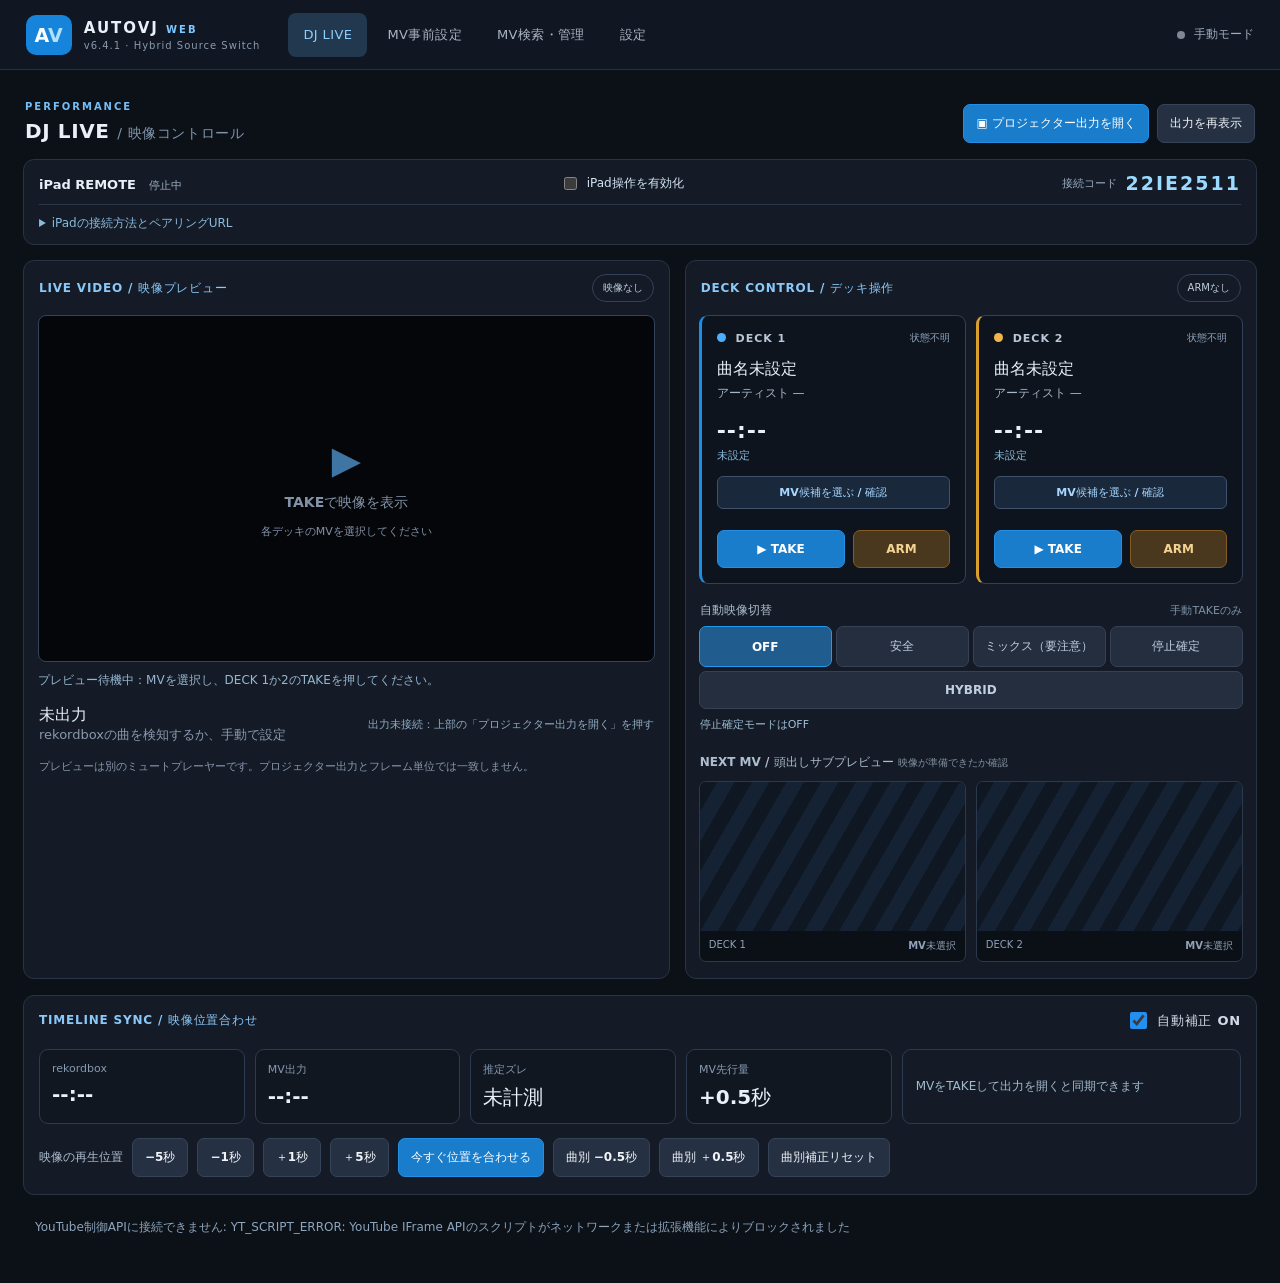
<file: index.html>
<!doctype html>
<html lang="ja"><head><meta charset="utf-8"><meta name="viewport" content="width=device-width,initial-scale=1"><meta name="color-scheme" content="dark"><title>AutoVJ Web v6.4.1 | Hybrid Local / YouTube</title><link rel="stylesheet" href="/assets/styles.css"></head>
<body>
<header class="topbar"><div class="logo"><div class="logo-mark">A<span>V</span></div><div><strong>AUTOVJ <small>WEB</small></strong><span class="version">v6.4.1 · Hybrid Source Switch</span></div></div><nav class="tabs" aria-label="メインメニュー"><button class="tab active" data-tab="live">DJ LIVE</button><button class="tab" data-tab="prep">MV事前設定</button><button class="tab" data-tab="search">MV検索・管理</button><button class="tab" data-tab="settings">設定</button></nav><div class="top-status"><span class="dot" id="bridge-dot"></span><span id="bridge-status">手動モード</span></div></header>
<main>
<section id="tab-live" class="tab-page active">
 <div class="section-heading"><div><span class="eyebrow">PERFORMANCE</span><h1>DJ LIVE <span class="thin">/ 映像コントロール</span></h1></div><div class="heading-actions"><button id="open-output" class="btn blue">▣ プロジェクター出力を開く</button><button id="fullscreen-output" class="btn ghost">出力を再表示</button></div></div>
 <section class="panel remote-panel" aria-label="iPadリモート接続">
  <div class="remote-panel-main"><div><strong>iPad REMOTE</strong><span id="remote-status" class="remote-state">停止中</span></div>
  <label class="remote-toggle"><input id="remote-enable" type="checkbox"> iPad操作を有効化</label>
  <div class="remote-code"><span>接続コード</span><strong id="remote-session">--------</strong></div></div>
  <details><summary>iPadの接続方法とペアリングURL</summary><p class="muted small">iPadのSafariで以下のURLを開き、Vercelの連携アクセストークンを入力してください。トークンはURLに含まれません。</p><div class="row-gap"><input id="remote-link" aria-label="iPad接続URL" readonly><button id="remote-copy" class="btn ghost">URLをコピー</button><button id="remote-open" class="btn ghost">接続画面を表示</button><button id="remote-regenerate" class="btn danger">コード変更</button></div><p class="muted tiny">Mac側では、このDJ LIVE画面とプロジェクター用の出力ウィンドウを開いたままにしてください。Redis環境変数が必要です。映像はiPadへ転送しません。</p></details>
</section>
<div class="live-layout">
  <section class="panel viewer-panel"><div class="panel-title"><span>LIVE VIDEO / 映像プレビュー</span><span class="chip" id="preview-chip">映像なし</span></div>
   <div class="player-frame"><div id="main-player" class="video-player"></div><video id="main-local-player" class="video-player local-preview" muted playsinline loop></video><canvas id="main-generative" class="gen-canvas"></canvas><div id="player-empty" class="empty-video"><div class="big-play">▶</div><strong>TAKEで映像を表示</strong><small>各デッキのMVを選択してください</small></div></div>
   <p id="preview-diagnostic" class="preview-diagnostic" role="status" aria-live="polite">映像プレーヤーを準備中</p>
   <div class="now-row"><div class="now-copy"><div id="now-title" class="now-title">未出力</div><div id="now-artist" class="muted">rekordboxの曲を検知するか、手動で設定</div></div><div class="source-label" id="output-status">出力ウィンドウ未接続</div></div>
   <div class="minor-note">プレビューは別のミュートプレーヤーです。プロジェクター出力とフレーム単位では一致しません。</div>
  </section>
  <section class="panel control-panel"><div class="panel-title"><span>DECK CONTROL / デッキ操作</span><span class="chip" id="arm-pill">ARMなし</span></div>
   <div class="deck-grid"><article class="deck blue-deck" id="deck-left"><div class="deck-top"><span class="deck-number"><i class="light blue-dot"></i> DECK 1</span><span class="small-status" id="state-left">未検出</span></div><div class="track-name" id="title-left">曲名未設定</div><div class="track-artist" id="artist-left">アーティスト —</div><div class="clock" id="elapsed-left">--:--</div><div class="mv-state" id="mv-left">MV 未設定</div><button class="mv-select-btn" data-choose="left">MV候補を選ぶ / 確認</button><div class="deck-actions"><button class="btn blue" data-take="left">▶ TAKE</button><button class="btn amber" data-arm="left">ARM</button></div></article>
   <article class="deck amber-deck" id="deck-right"><div class="deck-top"><span class="deck-number"><i class="light amber-dot"></i> DECK 2</span><span class="small-status" id="state-right">未検出</span></div><div class="track-name" id="title-right">曲名未設定</div><div class="track-artist" id="artist-right">アーティスト —</div><div class="clock" id="elapsed-right">--:--</div><div class="mv-state" id="mv-right">MV 未設定</div><button class="mv-select-btn" data-choose="right">MV候補を選ぶ / 確認</button><div class="deck-actions"><button class="btn blue" data-take="right">▶ TAKE</button><button class="btn amber" data-arm="right">ARM</button></div></article></div>
   <div class="row-justify mode-head"><label>自動映像切替</label><span id="mode-explain">手動TAKEのみ</span></div><div class="segmented"><button class="choice active" data-mode="off">OFF</button><button class="choice" data-mode="safe">安全</button><button class="choice" data-mode="mix">ミックス（要注意）</button><button class="choice" data-mode="stop">停止確定</button><button class="choice" data-mode="hybrid">HYBRID</button></div><p id="stop-switch-status" class="stop-switch-status" role="status">停止確定モードはOFF</p>
   <div class="cue-label">NEXT MV / 頭出しサブプレビュー <span class="subdued">映像が準備できたか確認</span></div><div class="cue-grid"><div class="mini-player-wrap"><div class="mini-player" id="cue-left"></div><video class="mini-player local-mini" id="cue-local-left" controls muted playsinline preload="metadata"></video><span>DECK 1 <b id="cue-label-left">未設定</b></span></div><div class="mini-player-wrap"><div class="mini-player" id="cue-right"></div><video class="mini-player local-mini" id="cue-local-right" controls muted playsinline preload="metadata"></video><span>DECK 2 <b id="cue-label-right">未設定</b></span></div></div>
  </section>
 </div>
 <section class="panel sync-panel"><div class="panel-title"><span>TIMELINE SYNC / 映像位置合わせ</span><label class="switch-line"><input type="checkbox" id="auto-sync" checked> 自動補正 ON</label></div><div class="sync-main"><div class="metric"><label>rekordbox</label><strong id="dj-time">--:--</strong></div><div class="metric"><label>MV出力</label><strong id="mv-time">--:--</strong></div><div class="metric"><label>推定ズレ</label><strong id="drift-value">未計測</strong></div><div class="metric"><label>MV先行量</label><strong id="lead-value">+0.5秒</strong></div><div class="metric-status" id="sync-status">MVをTAKEして出力を開くと同期できます</div></div>
 <div class="row-gap seek-row"><span class="small-label">映像の再生位置</span><button class="btn ghost" data-seek="-5">−5秒</button><button class="btn ghost" data-seek="-1">−1秒</button><button class="btn ghost" data-seek="1">＋1秒</button><button class="btn ghost" data-seek="5">＋5秒</button><button id="sync-now" class="btn blue">今すぐ位置を合わせる</button><button data-offset="-0.5" class="btn ghost">曲別 −0.5秒</button><button data-offset="0.5" class="btn ghost">曲別 ＋0.5秒</button><button id="reset-manual-offset" class="btn ghost">曲別補正リセット</button></div></section>
 <p class="footer-hint" id="toast" role="status" aria-live="polite">Web版 v6.2 / クラウド連携が未設定でも手動TAKE・YouTube再生は利用できます。</p>
</section>
<section id="tab-prep" class="tab-page">
 <div class="section-heading"><div><span class="eyebrow">PREPARE BEFORE THE SHOW</span><h1>MV事前設定 <span class="thin">/ セットリストからまとめて準備</span></h1></div></div>
 <section class="panel padded prep-intro"><strong>rekordboxのプレイリストをTXTで書き出す（または曲名・アーティスト列をCSVで用意） → 読み込む → MVを登録</strong><p class="muted small">保存済みMVはMacのDJ LIVEでrekordboxの楽曲名・アーティスト名と一致したときに自動採用されます。検索・保存にTAKEは不要です。現在のMV選択履歴はそのまま利用します。</p>
 <div class="row-gap prep-toolbar"><label class="btn blue prep-upload">＋ CSV / TSV / JSONを取り込む<input type="file" id="prep-import" accept=".csv,.tsv,.txt,.json,text/csv,application/json" hidden></label><button class="btn ghost" id="prep-export">設定済みリストをCSVで書き出す</button><button class="btn ghost" id="prep-add">＋ 曲を追加</button><button class="btn danger" id="prep-clear">リストのみ消去</button></div><p class="muted small" id="prep-message" role="status">rekordboxのテキスト書き出し（TXT）や、Track Title / Artist 列のCSV・TSVに対応。Shift_JISも読み込めます。</p></section>
 <div class="prep-stats"><div class="metric"><label>登録曲数</label><strong id="prep-total">0</strong></div><div class="metric"><label>MV選択済み</label><strong id="prep-ready">0</strong></div><div class="metric"><label>未設定</label><strong id="prep-empty">0</strong></div></div>
 <div class="prep-layout">
  <section class="panel padded"><div class="panel-title">楽曲リスト <span class="chip" id="prep-count">0曲</span></div><div class="row-gap prep-filters"><input id="prep-filter" placeholder="曲名・アーティスト名で絞り込み" aria-label="曲を絞り込み"><select id="prep-state" aria-label="MV設定状況"><option value="all">すべて</option><option value="unset">MV未設定</option><option value="set">MV設定済み</option></select></div><div class="prep-list" id="prep-list" role="listbox" aria-label="楽曲一覧"><p class="muted">TXT・CSV・TSVを読み込むと楽曲が一覧表示されます。</p></div><div class="row-gap prep-pager"><button id="prep-prev" class="btn ghost">前へ</button><span class="muted small" id="prep-page">0件</span><button id="prep-next" class="btn ghost">次へ</button></div></section>
  <section class="panel padded prep-detail"><div class="panel-title">選択曲のMVを設定</div><div id="prep-empty-detail" class="muted">左の楽曲リストから1曲を選んでください。</div><div id="prep-editor" hidden><div class="prep-selected-title" id="prep-selected-title"></div><p class="muted small" id="prep-selected-artist"></p><div class="prep-saved" id="prep-current-mv">MV未設定</div><div class="row-gap"><button id="prep-find" class="btn blue">YouTubeでMV候補を検索</button><button id="prep-remove-mv" class="btn danger">MV設定を解除</button></div><label class="field">YouTube動画URL / ID（検索せず指定）<input id="prep-url" placeholder="https://www.youtube.com/watch?v=..."></label><button class="btn ghost" id="prep-assign-url">このMVを保存</button>
<div class="local-prep-upload"><strong>ローカル映像（使用許諾済みのみ）</strong><p class="local-prep-help">MacでMP4 / WebM / MOVを選択。ブラウザのローカル保存領域に登録し、YouTubeと切り替えて利用できます。サーバーには送信しません。Chrome推奨。</p><label class="field">この曲にローカル動画を割り当てる<input id="prep-local-file" type="file" accept="video/mp4,video/webm,video/quicktime,.mp4,.m4v,.mov,.webm"></label><p id="prep-local-status" class="local-prep-help">登録した動画は同じMac・ブラウザ・Vercel URLで利用できます。</p></div><details class="prep-advanced"><summary>MVの開始オフセット（任意）</summary><label class="field">DJ音源の0秒に対応するMV位置（秒）<input type="number" min="-600" max="600" step="0.1" id="prep-offset" value="0"></label><button class="btn ghost" id="prep-save-offset">曲別オフセットを保存</button><p class="muted small">MV冒頭が3秒長い場合は +3 を設定。共通の「MV先行＋0.5秒」は別途加算されます。</p></details><div class="prep-results" id="prep-results"><p class="muted small">候補検索は選択した曲だけ実行します（YouTube APIの利用量節約）。</p></div></div></section>
 </div><p class="footer-hint">YouTubeの紐付けはCSVで移行できます。ローカル動画の実体はMacのブラウザIndexedDBに保存され、CSVには含まれません。ブラウザデータ削除・URL変更・他端末への移行時は再登録が必要です。</p>
</section>
<section id="tab-search" class="tab-page"><div class="section-heading"><div><span class="eyebrow">MEDIA LIBRARY</span><h1>MV検索・管理</h1></div></div><div class="two-col"><section class="panel padded"><div class="panel-title">楽曲を指定</div><label class="field">対象デッキ<select id="search-deck"><option value="left">DECK 1</option><option value="right">DECK 2</option></select></label><label class="field">曲名<input id="search-title" placeholder="例：モニタリング"></label><label class="field">アーティスト名<input id="search-artist" placeholder="例：DECO*27"></label><div class="row-gap"><button class="btn blue" id="search-button">公式MV候補を検索</button><button class="btn ghost" id="apply-track">デッキの曲情報を更新</button></div><p class="muted small">公式MV判定は推定です。検索結果を確認して選択してください。</p><hr><label class="field">YouTube動画URL / ID（APIキー不要）<input id="manual-url" placeholder="https://www.youtube.com/watch?v=..."></label><button class="btn ghost" id="apply-manual-video">このMVを採用</button></section><section class="panel padded"><div class="panel-title">検索結果 <span id="search-count" class="chip">0件</span></div><div id="results" class="results"><p class="muted">左側から曲を検索すると、候補が表示されます。</p></div></section></div></section>
<section id="tab-settings" class="tab-page"><div class="section-heading"><div><span class="eyebrow">PREFERENCES</span><h1>設定 <span class="thin">/ 詳細を折りたたみ</span></h1></div></div>
 <div class="settings-grid"><section class="panel padded"><div class="panel-title">基本設定</div><label class="field">MV先行補正（秒）<input id="setting-lead" type="number" min="-5" max="5" step="0.1" value="0.5"></label><label class="field">ローカル映像のクロスフェード（0.5〜1.0秒）<input id="setting-local-fade" type="number" min="0.5" max="1.0" step="0.05" value="0.75"></label><label class="field">同期しきい値（秒）<input id="setting-tolerance" type="number" min="0.2" max="5" step="0.1" value="0.8"></label><label class="switch-line"><input id="setting-overlay" type="checkbox" checked> 曲名・アーティスト名を出力上部に表示</label><label class="switch-line"><input id="setting-autosearch" type="checkbox" checked> ロード時にMV候補を自動検索（検索回数に制限あり）</label><label class="switch-line"><input id="setting-autoadopt" type="checkbox"> 高スコアの検索結果を自動採用</label><button class="btn blue" id="save-settings">設定を保存</button></section>
 <section class="panel padded"><div class="panel-title">クラウド連携（任意）</div><p class="muted small">Macのrekordbox監視プログラムと連携すると、曲情報・経過時間が自動更新されます。VercelとRedisの環境設定が必要です。</p><label class="field">連携アクセストークン<input id="setting-token" type="password" placeholder="VercelのAUTOVJ_ACCESS_TOKEN"></label><label class="switch-line"><input id="setting-bridge" type="checkbox"> Macブリッジの監視を有効化</label><div class="row-gap"><button class="btn ghost" id="test-bridge">接続テスト</button><span id="bridge-detail" class="muted small">未接続</span></div><p class="muted tiny">トークンはこのブラウザにのみ保存されます。共有端末には保存しないでください。</p></section>
 <section class="panel padded"><div class="panel-title">手動で動作確認</div><p class="muted small">Mac連携がまだない場合、曲を入力してWeb画面のMV切り替えを試せます。</p><label class="field">DECK 1 経過時間（秒）<input type="number" id="manual-left-clock" min="0" step="0.1" value="0"></label><label class="switch-line"><input id="manual-left-play" type="checkbox"> DECK 1 再生中（模擬）</label><label class="field">DECK 2 経過時間（秒）<input type="number" id="manual-right-clock" min="0" step="0.1" value="0"></label><label class="switch-line"><input id="manual-right-play" type="checkbox"> DECK 2 再生中（模擬）</label><button class="btn ghost" id="apply-manual-clock">模擬再生を適用</button></section>
 <section class="panel padded"><div class="panel-title">以前のv5.9からデータ移行</div><p class="muted small">Macの <code>~/Documents/DJ/AutoVJ_Data/</code> 内の <code>mv_cache.json</code> と <code>sync_offsets.json</code> を読み込めます。APIキーは読み込みません。</p><label class="field">MV対応履歴（mv_cache.json）<input type="file" id="import-cache" accept=".json,application/json"></label><label class="field">同期オフセット（sync_offsets.json）<input type="file" id="import-offsets" accept=".json,application/json"></label><div class="row-gap"><button class="btn ghost" id="export-data">Web版の設定をバックアップ</button><button class="btn danger" id="clear-data">保存済みデータを消去</button></div></section></div>
</section>
</main><script type="module" src="/assets/app.js"></script></body></html>
</file>
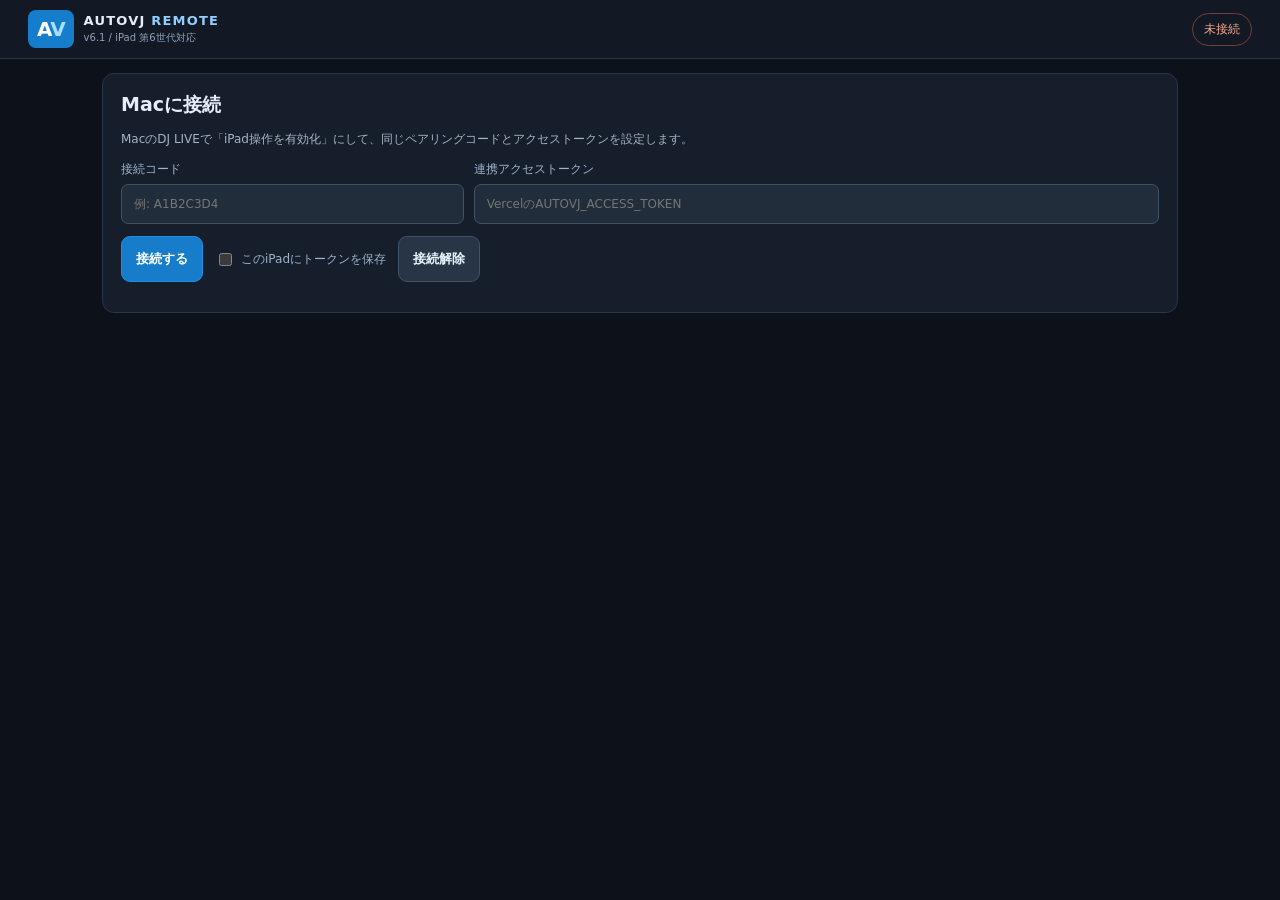
<file: controller.html>
<!doctype html>
<html lang="ja"><head><meta charset="utf-8"><meta name="viewport" content="width=device-width, initial-scale=1, viewport-fit=cover"><meta name="color-scheme" content="dark"><title>AutoVJ · iPad Controller</title><link rel="stylesheet" href="/assets/controller.css"></head>
<body><header class="header"><div class="brand"><span class="brand-logo">A<span>V</span></span><div><strong>AUTOVJ <em>REMOTE</em></strong><small>v6.1 / iPad 第6世代対応</small></div></div><span id="connection" class="status disconnected" role="status">未接続</span></header>
<main>
<section id="pair-panel" class="pair panel"><h1>Macに接続</h1><p class="hint">MacのDJ LIVEで「iPad操作を有効化」にして、同じペアリングコードとアクセストークンを設定します。</p>
<div class="pair-fields"><label>接続コード<input id="session" autocomplete="off" autocapitalize="characters" maxlength="12" placeholder="例: A1B2C3D4"></label><label>連携アクセストークン<input id="token" type="password" autocomplete="off" placeholder="VercelのAUTOVJ_ACCESS_TOKEN"></label></div>
<div class="pair-actions"><button id="connect" class="btn primary">接続する</button><label class="remember"><input type="checkbox" id="remember">このiPadにトークンを保存</label><button id="disconnect" class="btn">接続解除</button></div><p id="pair-status" class="hint" role="status"></p></section>
<section id="live" class="hidden"><div class="live-head"><div><span class="eyebrow">PERFORMANCE / REMOTE</span><h1>DJ LIVE</h1></div><div class="live-pill" id="live-name">出力待機中</div></div>
<div class="output panel"><div class="output-head"><span>ON AIR / Macの上映状態</span><span id="output-state">出力待機中</span></div><div class="on-air-row"><div class="on-air-cover" id="onair-cover"><span>NO VIDEO</span></div><div class="on-air-copy"><strong id="onair-title">未出力</strong><p id="onair-artist">—</p><p class="clock-row"><span id="dj-clock">DJ --:--</span><span id="mv-clock">MV --:--</span></p></div></div></div>
<div class="decks"><article id="left-card" class="deck panel left"><div class="deck-head"><b>DECK 1</b><span id="left-playing">状態不明</span></div><img id="left-thumb" class="thumb" alt="デッキ1のMVサムネイル"><p class="placeholder" id="left-placeholder">MV未準備</p><h2 id="left-title">曲名未設定</h2><p id="left-artist" class="artist">—</p><div class="deck-meta"><span id="left-clock">--:--</span><span id="left-mv">MV未設定</span></div><div class="deck-actions"><button data-take="left" class="btn primary">▶ TAKE 1</button><button data-arm="left" class="btn amber">ARM</button></div><button class="btn outline preview-btn" data-preview="left">MVを確認</button></article>
<article id="right-card" class="deck panel right"><div class="deck-head"><b>DECK 2</b><span id="right-playing">状態不明</span></div><img id="right-thumb" class="thumb" alt="デッキ2のMVサムネイル"><p class="placeholder" id="right-placeholder">MV未準備</p><h2 id="right-title">曲名未設定</h2><p id="right-artist" class="artist">—</p><div class="deck-meta"><span id="right-clock">--:--</span><span id="right-mv">MV未設定</span></div><div class="deck-actions"><button data-take="right" class="btn primary">▶ TAKE 2</button><button data-arm="right" class="btn amber">ARM</button></div><button class="btn outline preview-btn" data-preview="right">MVを確認</button></article></div>
<section class="panel control"><div class="panel-title">TIMELINE SYNC / 映像補正</div><div class="controls"><button class="btn" data-seek="-5">−5秒</button><button class="btn" data-seek="-1">−1秒</button><button class="btn" data-seek="1">＋1秒</button><button class="btn" data-seek="5">＋5秒</button></div><div class="controls secondary"><button id="sync-now" class="btn primary">今すぐ同期</button><button data-offset="-0.5" class="btn">曲別 −0.5秒</button><button data-offset="0.5" class="btn">曲別 ＋0.5秒</button></div><div class="row-setting"><span>自動補正</span><button id="auto-sync" class="btn" aria-pressed="false">OFF</button><span>自動TAKE</span><select id="mode"><option value="off">OFF（推奨）</option><option value="safe">安全</option><option value="mix">ミックス</option><option value="stop">停止確定（MIX中は保持）</option><option value="hybrid">HYBRID（ローカルクロスフェード）</option></select></div><div class="row-setting"><span>MV先行量</span><select id="lead"><option value="0">0.0秒</option><option value="0.5">+0.5秒</option><option value="1">+1.0秒</option><option value="1.5">+1.5秒</option><option value="2">+2.0秒</option></select><button id="clear-arm" class="btn">ARM解除</button></div></section>
<details class="panel media-search"><summary>MV候補を検索・選択</summary><div class="search-body"><label>デッキ<select id="search-side"><option value="left">DECK 1</option><option value="right">DECK 2</option></select></label><label>曲名<input id="search-title" placeholder="曲名"></label><label>アーティスト<input id="search-artist" placeholder="アーティスト名"></label><button id="search" class="btn primary">Mac側でMV検索</button><div id="candidates" class="candidates"></div><p class="hint">候補の選択と動画の送出はMac側で実行します。実際の動画を確認したいときだけ「MVを確認」を開いてください。</p></div></details>
<aside class="notice"><span id="result" role="status" aria-live="polite">Macの操作画面と出力画面は開いたままにしてください。</span><span id="last-seen">—</span></aside></section>
</main><dialog id="preview-dialog"><div class="dialog-head"><strong id="preview-title">MVを確認</strong><button id="preview-close" class="btn">閉じる</button></div><div id="preview-frame"></div><p class="hint">このプレビューはiPadで独立再生する動画です。Macの上映映像と時間は同期しません。</p></dialog>
<script type="module" src="/assets/controller.js"></script></body></html>
</file>
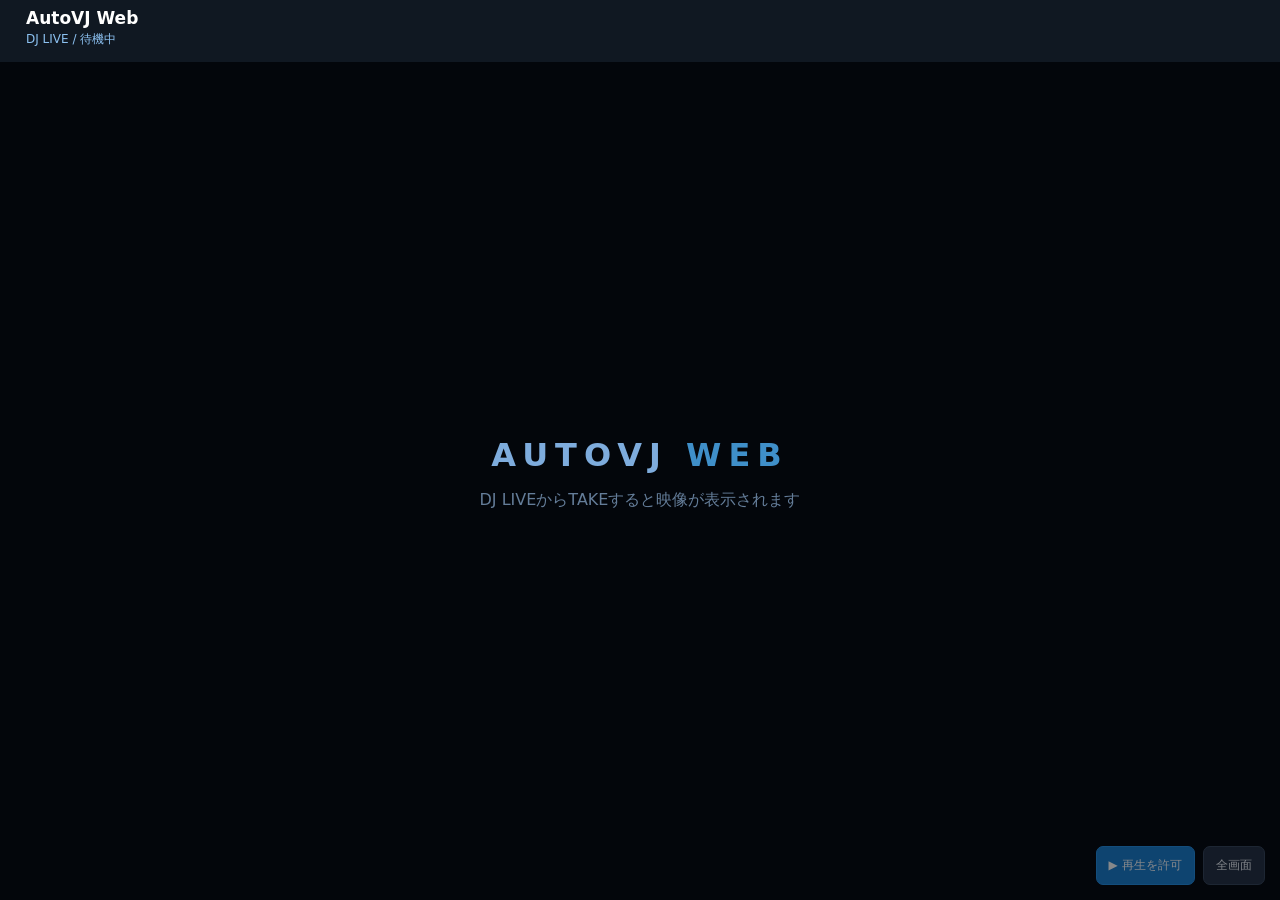
<file: output.html>
<!doctype html><html lang="ja"><head><meta charset="utf-8"><meta name="viewport" content="width=device-width,initial-scale=1"><meta name="color-scheme" content="dark"><title>AutoVJ Web — PROJECTOR OUTPUT</title><link rel="stylesheet" href="/assets/styles.css"></head><body class="output-page"><div id="output-overlay" class="output-overlay"><strong id="output-title">AutoVJ Web</strong><span id="output-artist">DJ LIVE / 待機中</span></div><div id="output-player" class="output-player"></div><div id="output-local-stage" class="output-local-stage"><video id="local-left" class="output-local-video" playsinline muted preload="auto"></video><video id="local-right" class="output-local-video" playsinline muted preload="auto"></video></div><canvas id="output-generative" class="output-generative"></canvas><div id="output-idle" class="output-idle"><div class="idle-logo">AUTOVJ <span>WEB</span></div><p>DJ LIVEからTAKEすると映像が表示されます</p></div><div id="output-diagnostic" class="output-diagnostic" role="status" aria-live="polite" hidden><strong id="output-issue-title"></strong><p id="output-issue-detail"></p><div class="output-diagnostic-actions"><button id="retry-youtube" class="btn blue">YouTube接続を再試行</button><a id="output-yt-link" target="_blank" rel="noopener noreferrer" href="https://www.youtube.com/" hidden>YouTubeで動画を確認</a></div></div><div class="output-menu"><button id="activate" class="btn blue">▶ 再生を許可</button><button id="go-fullscreen" class="btn ghost">全画面</button></div><script type="module" src="/assets/output.js"></script></body></html>
</file>
<file: assets/styles.css>
:root{font-family:Inter,-apple-system,BlinkMacSystemFont,"Hiragino Kaku Gothic ProN","Noto Sans JP",system-ui,sans-serif;color:#eaf0f8;background:#0c1017;font-synthesis:none;--line:#293343;--panel:#141b26;--inside:#0e141d;--blue:#2289dd;--amber:#c58b29;--muted:#8998ad}*{box-sizing:border-box}body{margin:0;min-width:320px}button,input,select{font:inherit}button{cursor:pointer}button:disabled{opacity:.5;cursor:not-allowed}.topbar{min-height:70px;padding:10px clamp(14px,2vw,32px);display:flex;align-items:center;gap:28px;background:#111722;border-bottom:1px solid #263244;position:sticky;top:0;z-index:50}.logo{display:flex;align-items:center;gap:12px;min-width:215px}.logo-mark{font-size:19px;font-weight:900;background:#1684da;color:white;border-radius:10px;padding:9px}.logo-mark span{color:#ade1ff}.logo strong{font-size:15px;letter-spacing:2px;display:block}.logo small{font-size:10px;color:#7bc7ff}.version{font-size:10px;color:#899aaf;display:block;letter-spacing:1px;margin-top:3px}.tabs{display:flex;gap:5px;flex:1}.tab{border:0;background:transparent;color:#a9b3c1;font-size:13px;letter-spacing:.4px;padding:13px 15px;border-radius:8px}.tab.active,.tab:hover{background:#22384f;color:#8dceff}.top-status{display:flex;align-items:center;gap:9px;color:#9eacbf;font-size:12px}.dot{height:8px;width:8px;border-radius:100%;background:#7f8794}.dot.ok{background:#3ed89f}.dot.error{background:#ec8a63}main{max-width:1700px;margin:auto;padding:clamp(12px,1.8vw,28px)}.tab-page{display:none}.tab-page.active{display:block}.section-heading{display:flex;align-items:end;justify-content:space-between;gap:12px;margin:2px 2px 16px}.eyebrow{font-size:10px;letter-spacing:2px;color:#74bdf5;font-weight:800}.section-heading h1{font-size:20px;margin:5px 0 0;letter-spacing:.6px}.thin{font-weight:400;color:#7f95ac;font-size:14px}.heading-actions{display:flex;gap:8px}.panel{background:var(--panel);border:1px solid var(--line);border-radius:11px;min-width:0}.padded{padding:20px}.panel-title{padding:13px 15px;font-size:12px;font-weight:800;letter-spacing:.8px;color:#8bc8f8;display:flex;align-items:center;justify-content:space-between}.chip{font-size:10px;letter-spacing:0;color:#c1cede;font-weight:500;border:1px solid #334259;padding:6px 10px;border-radius:100px}.live-layout{display:grid;grid-template-columns:1.13fr 1fr;gap:15px}.viewer-panel{overflow:hidden}.control-panel{overflow:hidden;padding-bottom:16px}.player-frame{position:relative;background:#050609;aspect-ratio:16/9;margin:0 14px;border:1px solid #34435b;border-radius:8px;overflow:hidden}.video-player,.gen-canvas{position:absolute;inset:0;width:100%;height:100%;display:none}.video-player.visible,.gen-canvas.visible{display:block}.empty-video{position:absolute;inset:0;display:flex;flex-direction:column;align-items:center;justify-content:center;gap:12px;color:#8292a8}.empty-video strong{font-size:14px}.empty-video small{font-size:11px}.big-play{font-size:38px;color:#3f75a2}.now-row{display:flex;align-items:center;justify-content:space-between;gap:16px;padding:15px}.now-title{font-size:16px;font-weight:800}.muted,.minor-note{color:var(--muted)}.muted{font-size:13px}.minor-note{font-size:11px;padding:0 15px 18px}.source-label{font-size:11px;color:#90acc3;text-align:right}.deck-grid{display:grid;grid-template-columns:1fr 1fr;gap:10px;padding:0 13px}.deck{border:1px solid #324059;border-radius:9px;background:var(--inside);padding:15px;min-width:0}.blue-deck{border-left:3px solid #198fea}.amber-deck{border-left:3px solid #da9f2d}.deck-top,.row-justify{display:flex;align-items:center;justify-content:space-between;gap:10px}.deck-number{font-size:11px;letter-spacing:1px;color:#b9c7d8;font-weight:800}.light{display:inline-block;width:9px;height:9px;border-radius:50%;margin-right:5px}.blue-dot{background:#4baffb}.amber-dot{background:#f3b54b}.small-status{font-size:10px;color:#8da2ba}.track-name{font-weight:800;font-size:16px;margin:14px 0 5px;white-space:nowrap;overflow:hidden;text-overflow:ellipsis}.track-artist{height:19px;font-size:12px;color:#a7b7c9;white-space:nowrap;overflow:hidden;text-overflow:ellipsis}.clock{font-size:22px;letter-spacing:1px;font-weight:800;font-variant-numeric:tabular-nums;margin:14px 0 5px}.mv-state{font-size:11px;color:#89bbdf;min-height:28px;line-height:1.5}.deck-actions{display:grid;grid-template-columns:1fr .75fr;gap:8px;margin-top:12px}.btn{border:1px solid #364459;border-radius:7px;padding:10px 12px;font-size:12px;font-weight:700;background:#253042;color:#f1f5fa;min-height:38px}.btn:hover{filter:brightness(1.15)}.btn.blue{background:#197dcc;border-color:#238ee4;color:white}.btn.amber{background:#49371e;border-color:#875c24;color:#f4d392}.btn.ghost{background:#253042}.btn.danger{background:#42222a;border-color:#a95155}.mode-head{margin:18px 14px 7px}.mode-head label,.small-label,.cue-label{font-size:12px;color:#aebed0;font-weight:700}.mode-head span{color:#7e92a8;font-size:11px}.segmented{display:flex;gap:4px;margin:0 13px}.choice{flex:1;padding:11px 4px;color:#c1cfe0;font-weight:700;background:#242e3f;border:1px solid #354256;border-radius:7px;font-size:12px}.choice.active{background:#205c8e;border-color:#2498ed;color:white}.cue-label{padding:17px 14px 10px}.subdued{color:#8190a1;font-weight:400;font-size:10px}.cue-grid{display:grid;grid-template-columns:1fr 1fr;gap:10px;padding:0 13px}.mini-player-wrap{background:#0b0f16;border:1px solid #2c384b;border-radius:7px;overflow:hidden}.mini-player{aspect-ratio:16/9;position:relative;background:repeating-linear-gradient(120deg,#0f1723 0px,#0f1723 15px,#142233 15px,#142233 30px);min-height:80px}.mini-player-wrap>span{display:flex;padding:8px 9px;gap:10px;justify-content:space-between;color:#91a2b7;font-size:10px}.mini-player-wrap b{white-space:nowrap;overflow:hidden;text-overflow:ellipsis}.sync-panel{margin-top:16px}.switch-line{font-size:13px;display:flex;align-items:center;gap:7px;color:#d2dce8;cursor:pointer}.switch-line input{accent-color:#238ff0;width:17px;height:17px}.sync-main{padding:4px 15px 14px;display:grid;grid-template-columns:repeat(4,1fr) 1.65fr;gap:10px}.metric{background:#101721;border:1px solid #2b3c52;border-radius:9px;padding:12px}.metric label{display:block;color:#869ab1;font-size:11px}.metric strong{display:block;font-variant-numeric:tabular-nums;font-size:20px;margin-top:7px}.metric-status{border:1px solid #2b3c52;border-radius:9px;color:#a2bbcf;font-size:12px;padding:13px;display:flex;align-items:center}.row-gap{display:flex;align-items:center;gap:9px;flex-wrap:wrap}.seek-row{padding:0 15px 17px}.footer-hint{font-size:12px;color:#8da5bd;padding:12px}.two-col{display:grid;grid-template-columns:minmax(340px,.65fr) minmax(400px,1fr);gap:16px}.field{display:flex;flex-direction:column;gap:7px;margin:15px 0;color:#b4c4d8;font-size:12px}.field input,.field select, input:not([type="checkbox"]){background:#222d3c;border:1px solid #374a60;border-radius:7px;padding:12px;color:#eef4fd;outline:none;min-width:0}.field input:focus,.field select:focus{border-color:#3aafff}.field input[type=file]{width:100%}hr{border:0;border-top:1px solid #2c3848;margin:22px 0}.settings-grid{display:grid;grid-template-columns:1fr 1fr;gap:16px}.padded .panel-title{padding:0 0 6px}.padded .switch-line{margin:12px 0}.small{font-size:12px}.tiny{font-size:11px}.results{display:flex;flex-direction:column;gap:9px;margin-top:12px}.result{display:grid;grid-template-columns:116px 1fr auto;gap:11px;align-items:center;padding:9px;border:1px solid #344155;border-radius:8px;background:#101721}.result img{width:116px;aspect-ratio:16/9;object-fit:cover;border-radius:4px}.result-name{font-weight:700;font-size:13px}.result-channel{font-size:11px;color:#90a4b9;padding-top:6px}.score{font-size:10px;color:#82c7f7;margin-top:6px}code{color:#a1d2f9}input[type=number]{width:100%}.output-page{height:100vh;min-height:100vh;margin:0;background:#03060b;overflow:hidden}.output-overlay{height:62px;background:#101822;color:white;display:flex;flex-direction:column;padding:8px 26px;gap:3px}.output-overlay strong{font-size:17px}.output-overlay span{font-size:12px;color:#8cc1f1}.output-player,.output-generative{position:absolute;inset:62px 0 0 0;width:100%;height:calc(100vh - 62px);display:none}.output-player.visible,.output-generative.visible{display:block}.output-idle{position:absolute;top:62px;bottom:0;width:100%;display:flex;align-items:center;justify-content:center;flex-direction:column;color:#647d99}.idle-logo{font-size:32px;font-weight:900;letter-spacing:7px;color:#7eacdd}.idle-logo span{color:#3f8fc9}.output-menu{position:absolute;right:15px;bottom:15px;display:flex;gap:8px;opacity:.1;transition:opacity .2s}.output-page:hover .output-menu,.output-menu:focus-within{opacity:1}.output-overlay.hidden{display:none}.output-overlay.hidden~.output-player,.output-overlay.hidden~.output-generative{top:0;height:100vh}.mini-player iframe,.video-player iframe,.output-player iframe{width:100%;height:100%;border:0}.output-page:-webkit-full-screen{width:100%;height:100%}@media(max-width:1150px){.live-layout{grid-template-columns:1fr}.sync-main{grid-template-columns:repeat(4,1fr)}.metric-status{grid-column:1/-1}.topbar{gap:10px}}@media(max-width:700px){.topbar{flex-wrap:wrap}.logo{min-width:0}.tabs{order:3;flex-basis:100%;justify-content:center}.tab{padding:10px}.top-status{margin-left:auto}.section-heading{align-items:start;flex-direction:column}.deck-grid,.cue-grid,.two-col,.settings-grid{grid-template-columns:1fr}.sync-main{grid-template-columns:1fr 1fr}.metric strong{font-size:16px}.deck-actions{grid-template-columns:1fr 1fr}.result{grid-template-columns:85px 1fr}.result img{width:85px}.result .btn{grid-column:2}.source-label{font-size:10px}}@media(prefers-reduced-motion:reduce){*{scroll-behavior:auto!important;animation:none!important}}

/* v6.1 Mac remote panel */
.remote-panel{margin:0 0 15px;padding:12px 15px}.remote-panel-main{display:flex;align-items:center;justify-content:space-between;gap:12px;flex-wrap:wrap}.remote-panel strong{font-size:13px}.remote-state{margin-left:13px;color:#a0b1c4;font-size:11px}.remote-state.ready{color:#54e1ae}.remote-toggle{display:flex;align-items:center;gap:7px;color:#d6e5f5;font-size:12px}.remote-toggle input{accent-color:#238ee4}.remote-code{display:flex;align-items:center;gap:9px}.remote-code span{color:#9cabc0;font-size:11px}.remote-code strong{font-size:19px;letter-spacing:2px;color:#9cdbff}.remote-panel details{border-top:1px solid #2c3747;margin-top:10px;padding-top:10px}.remote-panel summary{cursor:pointer;color:#89bbdf;font-size:12px}.remote-panel details .row-gap{margin-top:10px}.remote-panel details input{flex:1;min-width:190px;font-size:12px}.remote-panel details p{margin:10px 0 4px}

/* v6.1.4 — keep API-created iframe inside a stable CSS layout host. */
.preview-diagnostic{margin:10px 14px 0;color:#95b6cf;font-size:12px;min-height:18px;line-height:1.45}
.mv-select-btn{border:1px solid #40516b;background:#19283a;color:#a6d5ff;border-radius:6px;padding:8px 9px;width:100%;font-size:11px;font-weight:700;cursor:pointer;text-align:center;margin:0 0 9px}
.mv-select-btn:hover,.mv-select-btn:focus-visible{background:#254463;color:#fff}
.video-player>iframe,.output-player>iframe,.mini-player>iframe{width:100%!important;height:100%!important;border:0}

/* v6.1.5: actionable diagnostics without obscuring the YouTube video controls. */
[hidden]{display:none!important}
.output-diagnostic{position:absolute;left:18px;bottom:72px;z-index:10;max-width:min(640px,calc(100vw - 36px));background:rgba(14,23,36,.95);border:1px solid #56728d;border-radius:9px;color:#ecf3fb;padding:14px 16px;font-size:13px;box-shadow:0 8px 34px #0009}
.output-diagnostic[data-kind="warning"]{border-color:#9c7440}
.output-diagnostic strong{font-size:14px;color:#b8dfff}
.output-diagnostic p{margin:7px 0 12px;line-height:1.55;color:#cfdaeb}
.output-diagnostic-actions{display:flex;flex-wrap:wrap;align-items:center;gap:14px}
.output-diagnostic-actions a{color:#9acfff;font-size:13px}
.output-menu{opacity:.52}

/* Reserve a separate status strip; do not cover YouTube's video or controls. */
.output-diagnostic{left:0;right:0;bottom:0;max-width:none;min-height:145px;box-shadow:none;border-radius:0;border-left:0;border-right:0;border-bottom:0;padding:13px 20px}
.output-page.has-output-diagnostic .output-player,.output-page.has-output-diagnostic .output-generative{height:calc(100vh - 62px - 155px)}
.output-page.has-output-diagnostic .output-overlay.hidden~.output-player,.output-page.has-output-diagnostic .output-overlay.hidden~.output-generative{height:calc(100vh - 155px)}
.output-page.has-output-diagnostic .output-menu{bottom:160px;opacity:.6}

/* v6.2: pre-select a playlist of MVs before the DJ set */
.prep-intro{margin-bottom:16px}.prep-toolbar{margin-top:14px}.prep-upload{display:inline-flex;align-items:center;cursor:pointer}.prep-stats{display:grid;grid-template-columns:repeat(3,minmax(0,1fr));gap:12px;margin-bottom:14px}.prep-layout{display:grid;grid-template-columns:minmax(350px,1fr) minmax(330px,.9fr);gap:14px}.prep-filters{margin:12px 0}.prep-filters input{flex:1;min-width:185px}.prep-filters select{min-width:145px;background:#222d3c;border:1px solid #374a60;border-radius:7px;padding:11px;color:#eef4fd}.prep-list{max-height:620px;min-height:190px;overflow-y:auto;border:1px solid var(--line);border-radius:8px;background:#0b121d}.prep-item{display:grid;grid-template-columns:38px minmax(0,1fr) auto;gap:10px;width:100%;align-items:center;padding:12px;background:transparent;color:#eaf0f8;text-align:left;border:0;border-bottom:1px solid #293343}.prep-item:last-child{border-bottom:0}.prep-item:hover{background:#1b2a3e}.prep-item.selected{background:#1f3b59;box-shadow:inset 3px 0 #268ddf}.prep-item .prep-number{color:#6e86a2;font-size:11px}.prep-name{font-weight:750;font-size:13px;overflow:hidden;text-overflow:ellipsis;white-space:nowrap}.prep-artist{font-size:11px;color:#a1b1c8;margin-top:4px;overflow:hidden;text-overflow:ellipsis;white-space:nowrap}.prep-mark{font-size:11px;color:#e5ae64;white-space:nowrap}.prep-mark.ready{color:#69dbaa}.prep-pager{justify-content:center;margin-top:12px}.prep-pager .btn{min-width:75px}.prep-selected-title{font-size:20px;font-weight:800;margin:8px 0 2px}.prep-saved{padding:12px;background:#101b28;border:1px solid #304255;border-radius:8px;font-size:12px;margin:15px 0;display:flex;align-items:center;gap:12px;min-height:72px;overflow-wrap:anywhere}.prep-saved img{width:105px;aspect-ratio:16/9;object-fit:cover;border-radius:5px}.prep-saved a{color:#9dd2ff}.prep-advanced{margin:20px 0 10px;border-top:1px solid var(--line);padding-top:12px}.prep-advanced summary{font-size:12px;color:#9bcaf2;cursor:pointer}.prep-results{margin-top:18px;display:grid;gap:9px}.prep-candidate{display:grid;grid-template-columns:94px minmax(0,1fr);gap:11px;align-items:center;padding:8px;background:#0e1621;border:1px solid #2c3848;border-radius:8px}.prep-candidate img{width:94px;aspect-ratio:16/9;object-fit:cover;border-radius:5px}.prep-candidate strong{font-size:12px;display:block}.prep-candidate small{display:block;font-size:11px;color:#9badc4;margin:5px 0}.prep-candidate .row-gap{margin-top:7px}.prep-candidate .btn{padding:7px 10px;min-height:30px}.prep-candidate a{font-size:11px;color:#9bcaf2}.prep-detail{align-self:start}.prep-detail .field input[type=number]{max-width:180px}@media(max-width:880px){.prep-layout{grid-template-columns:1fr}.prep-list{max-height:410px}.prep-stats .metric strong{font-size:17px}}@media(max-width:520px){.prep-stats{gap:5px}.prep-item{grid-template-columns:22px minmax(0,1fr) auto;gap:5px;padding:10px 6px}.prep-item .prep-mark{font-size:10px}}

/* v6.3: stop-confirmed, no hidden YouTube background playback */
.stop-switch-status{margin:8px 14px 2px;color:#9fbed5;font-size:11px;min-height:18px}.segmented{flex-wrap:wrap}.segmented .choice{min-width:110px}

/* v6.4: native HTML5-only crossfade. YouTube is never overlaid or crossfaded. */
.output-local-stage{position:absolute;inset:62px 0 0 0;width:100%;height:calc(100vh - 62px);z-index:1;background:#000;pointer-events:none;overflow:hidden;opacity:0}
.output-local-stage.visible{opacity:1}
.output-local-video{position:absolute;width:100%;height:100%;inset:0;object-fit:contain;background:#000;opacity:0;pointer-events:none}
.output-local-video.onair{opacity:1;z-index:1}
.output-local-video.fade-in{z-index:2;transition:opacity var(--local-fade-duration,750ms) ease}
.output-player{z-index:3}.output-generative{z-index:3}.output-idle{z-index:4;pointer-events:none}.output-overlay{position:relative;z-index:5}
.output-overlay.hidden~.output-local-stage{top:0;height:100vh}
.output-page.has-output-diagnostic .output-local-stage{height:calc(100vh - 62px - 155px)}
.output-page.has-output-diagnostic .output-overlay.hidden~.output-local-stage{height:calc(100vh - 155px)}
.output-menu{z-index:11}
.local-prep-help{font-size:12px;color:#94bad5;line-height:1.55;margin:7px 0 12px}.local-prep-upload{padding:12px;background:#132538;border:1px solid #345673;border-radius:10px;margin:14px 0}.local-prep-upload label{display:block;margin-bottom:8px}.local-prep-upload input{width:100%}.local-chip{color:#54d6ad;font-weight:750}

/* v6.4 preview video surfaces */
.local-preview,.local-mini{display:none;object-fit:contain;background:#03070d}
.local-preview.visible{display:block;position:absolute;inset:0;width:100%;height:100%}
.local-mini.visible{display:block;position:relative;width:100%;height:auto;aspect-ratio:16 / 9}
.mini-player.local-hidden{display:none}
</file>
<file: assets/controller.css>
:root{font-family:-apple-system,BlinkMacSystemFont,"Hiragino Kaku Gothic ProN",system-ui,sans-serif;color:#e7eef9;background:#0c111a;--line:#293749;--blue:#228fec}*{box-sizing:border-box}body{margin:0;min-width:320px}button,select,input{font:inherit}button{cursor:pointer}button:disabled{opacity:.48;cursor:not-allowed}.header{position:sticky;top:0;z-index:3;display:flex;justify-content:space-between;align-items:center;gap:10px;background:#121925;padding:10px clamp(14px,3vw,28px);border-bottom:1px solid var(--line)}.brand{display:flex;gap:10px;align-items:center}.brand-logo{font-size:20px;letter-spacing:-1px;font-weight:900;padding:7px 9px;border-radius:8px;color:#fff;background:#167dcc}.brand-logo span{color:#a6dfff}.brand strong{display:block;letter-spacing:1.2px;font-size:13px}.brand em{font-style:normal;color:#92cfff}.brand small{display:block;font-size:10px;color:#91a1b7;margin-top:3px}.status{border:1px solid #38516c;border-radius:20px;font-size:12px;padding:7px 11px;color:#9aaac1;white-space:nowrap}.status.connected{border-color:#17765f;color:#70e3b6}.status.disconnected{color:#f6a98c;border-color:#713e39}main{max-width:1120px;margin:0 auto;padding:14px clamp(12px,2.5vw,22px) 50px}.panel{background:#151e2a;border:1px solid var(--line);border-radius:12px}.pair{padding:18px;margin-bottom:18px}.pair h1{font-size:19px;margin:0 0 7px}.hint{color:#a4b4c7;font-size:12px;line-height:1.6}.pair-fields{display:grid;grid-template-columns:1fr 2fr;gap:10px}.pair label,.search-body label{display:flex;flex-direction:column;gap:6px;font-size:12px;color:#9eb4cd}.pair input,.search-body input,.search-body select,.control select{padding:12px;border-radius:7px;border:1px solid #405269;background:#222d3b;color:#f6faff;min-width:0}.pair-actions{display:flex;align-items:center;flex-wrap:wrap;gap:12px;margin-top:12px}.pair-actions .remember{flex-direction:row;align-items:center}.btn{border-radius:9px;min-height:46px;padding:11px 14px;background:#283547;color:#eaf5ff;border:1px solid #41516a;font-weight:700;font-size:13px;touch-action:manipulation}.btn.primary{background:#177dcb;border-color:#208ee6;color:#fff}.btn.amber{background:#50391d;border-color:#9c702e;color:#ffda9a}.btn.outline{background:transparent}.btn:active{transform:translateY(1px);filter:brightness(1.14)}.hidden{display:none!important}.live-head{display:flex;align-items:center;justify-content:space-between;padding:12px 2px}.live-head h1{font-size:24px;margin:4px 0 10px}.eyebrow{font-size:10px;color:#8ccfff;font-weight:800;letter-spacing:1.5px}.live-pill{color:#a9bcd2;font-size:12px}.output{padding:13px;margin-bottom:12px}.output-head,.deck-head,.deck-meta,.dialog-head{display:flex;justify-content:space-between;align-items:center;gap:8px}.output-head{font-size:11px;font-weight:800;letter-spacing:1px;color:#91c8f5}.on-air-row{display:flex;gap:14px;align-items:center;padding-top:12px}.on-air-cover{position:relative;flex:0 0 152px;aspect-ratio:16/9;background:repeating-linear-gradient(35deg,#071021,#071021 10px,#17283a 12px,#17283a 23px);display:flex;justify-content:center;align-items:center;border-radius:8px;overflow:hidden;color:#728ba9;font-size:11px}.on-air-cover img{width:100%;height:100%;object-fit:cover}.on-air-copy strong{font-size:18px}.on-air-copy p{color:#9caec5;margin:6px 0;font-size:13px}.clock-row{display:flex;gap:14px;flex-wrap:wrap;font-variant-numeric:tabular-nums}.decks{display:grid;grid-template-columns:1fr 1fr;gap:12px;margin-bottom:12px}.deck{padding:14px;min-width:0}.deck.left{border-top:3px solid #279ef2}.deck.right{border-top:3px solid #e8a94c}.deck.onair{background:#182e45;border-color:#2498e8}.deck.armed{box-shadow:inset 0 0 0 1px #da9e4a}.deck-head{font-size:12px;color:#9cbbdb}.deck-head span{font-size:11px}.thumb{display:none;width:100%;aspect-ratio:16/9;object-fit:cover;margin-top:10px;border-radius:7px;background:#030710}.placeholder{height:auto;aspect-ratio:16/9;background:#101723;color:#7588a3;border-radius:7px;display:flex;justify-content:center;align-items:center;margin:10px 0 0;font-size:11px}.deck h2{font-size:16px;line-height:1.45;height:46px;overflow:hidden;margin:12px 0 2px}.deck .artist{font-size:12px;height:22px;color:#a6b7ce;overflow:hidden;margin:3px 0}.deck-meta{font-size:12px;color:#8fb8dc;margin:11px 0;gap:14px}.deck-meta span:last-child{white-space:nowrap;overflow:hidden;text-overflow:ellipsis}.deck-actions{display:grid;grid-template-columns:1.2fr 1fr;gap:9px}.preview-btn{width:100%;margin-top:9px}.control{padding:14px;margin-bottom:12px}.panel-title{font-size:12px;color:#89caf9;font-weight:900;letter-spacing:1px;margin-bottom:14px}.controls{display:grid;grid-template-columns:repeat(4,1fr);gap:9px;margin:10px 0}.controls.secondary{grid-template-columns:1.5fr 1fr 1fr}.row-setting{display:flex;align-items:center;flex-wrap:wrap;gap:12px;border-top:1px solid #283649;padding:12px 0}.row-setting>span{font-size:12px;color:#acbfd4}.row-setting select{font-size:12px}.row-setting .btn{min-height:38px}.media-search{padding:12px 14px}.media-search summary{font-size:13px;color:#96d1f9;font-weight:800;cursor:pointer;padding:8px 0}.search-body{display:grid;grid-template-columns:1fr 2fr 2fr auto;align-items:end;gap:10px;padding:12px 0}.search-body .hint,.candidates{grid-column:1/-1}.candidates{display:grid;grid-template-columns:repeat(2,1fr);gap:8px}.candidate{padding:10px;border:1px solid #344961;border-radius:8px;display:flex;align-items:center;gap:10px}.candidate img{width:82px;aspect-ratio:16/9;object-fit:cover;border-radius:5px}.candidate b{font-size:12px;line-height:1.4;display:block}.candidate small{font-size:10px;color:#a5b9d1}.candidate button{margin-left:auto;flex-shrink:0}.notice{display:flex;justify-content:space-between;gap:12px;flex-wrap:wrap;font-size:12px;color:#a4bbd3;padding:13px 2px}dialog{width:min(92vw,700px);border:1px solid #4b607a;border-radius:10px;background:#0d1521;color:#f0f6ff;padding:13px}dialog::backdrop{background:#020408c9}#preview-frame{width:100%;aspect-ratio:16/9;background:#070c15;margin-top:12px}#preview-frame iframe{width:100%;height:100%;border:0}#preview-dialog .hint{margin-bottom:0}@media(max-width:700px){.pair-fields{grid-template-columns:1fr}.search-body{grid-template-columns:1fr 1fr}.search-body label,.search-body #search{grid-column:1/-1}.candidates{grid-template-columns:1fr}.deck{padding:10px}.deck h2{font-size:14px}.on-air-cover{flex-basis:120px}.controls.secondary{grid-template-columns:1fr 1fr}.controls.secondary #sync-now{grid-column:1/-1}}@media(max-width:410px){.decks{gap:7px}.deck-actions{grid-template-columns:1fr}.deck .artist{font-size:11px}.deck .deck-meta{display:block}.controls{gap:6px}.controls .btn{font-size:12px;padding:8px 5px}}
</file>
